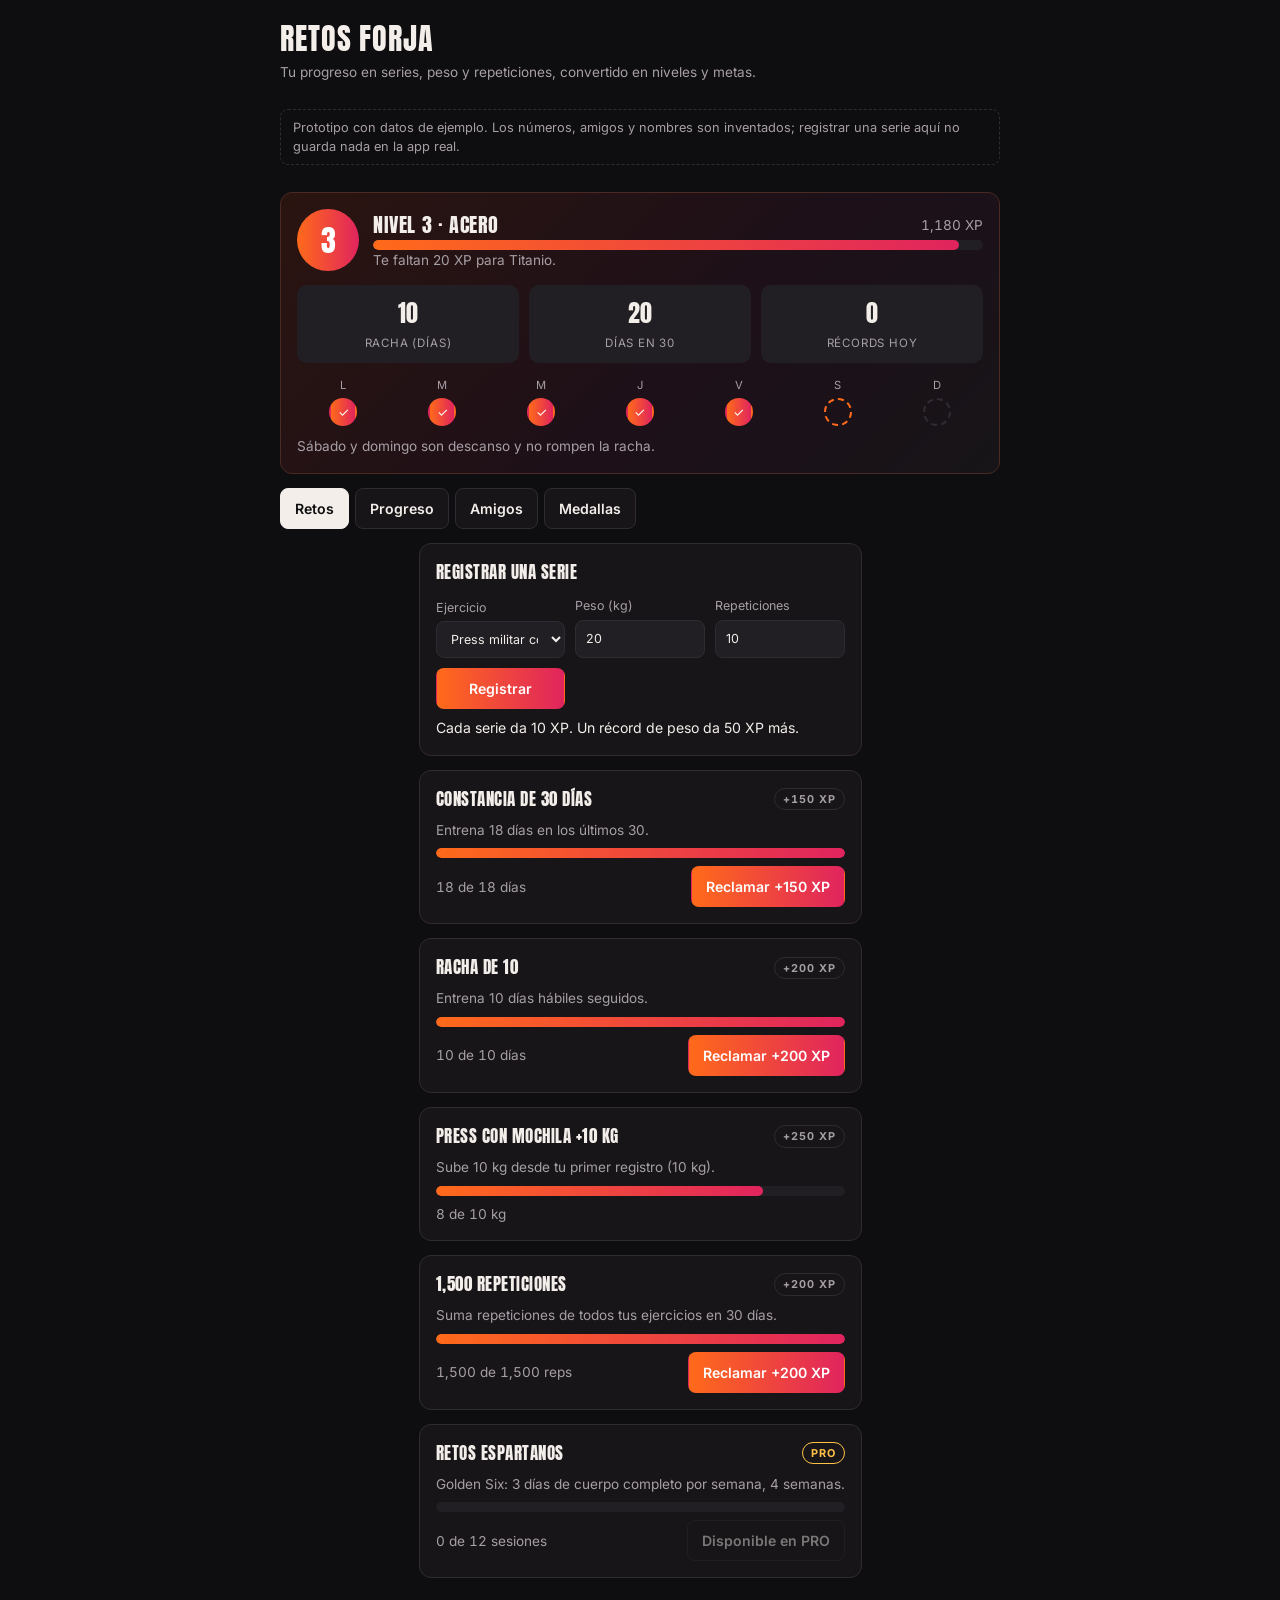
<file: forja-retos-medallas.html>
<!doctype html>
<html lang="es"><head><meta charset="utf-8"><meta name="viewport" content="width=device-width,initial-scale=1">
<title>FORJA Retos</title>
<meta name="claude:viewport-fit-sides" content="cover">
<link rel="stylesheet" href="https://fonts.googleapis.com/css2?family=Anton&family=Inter:wght@400;500;600;700&display=swap">
<style>
/* Layout: tarjeta de nivel arriba (XP, racha, semana), pestañas, y una columna de tarjetas. Estética FORJA: obsidiana con degradado naranja a magenta. */
:root{
  color-scheme:dark;
  --bg:#0e0d0f; --surface:#171518; --raise:#221f24; --fg:#f3eeea; --muted:#a79fa6; --line:#302b32;
  --fire:#ff6a1a; --mag:#e0245e; --gold:#ffc247; --good:#3ecf8e; --grad:linear-gradient(90deg,#ff6a1a,#e0245e);
  --font-d:"Anton","Impact",sans-serif; --font-b:"Inter",system-ui,sans-serif;
}
*{box-sizing:border-box}
body{background:var(--bg);color:var(--fg);font:15px/1.5 var(--font-b);margin:0;padding-block:16px 48px;padding-left:max(16px,env(safe-area-inset-left,0px));padding-right:max(16px,env(safe-area-inset-right,0px))}
.wrap{max-width:720px;margin:0 auto;display:flex;flex-direction:column;gap:14px}
h1,h2,h3{font-family:var(--font-d);font-weight:400;letter-spacing:.03em;margin:0;text-transform:uppercase;text-wrap:balance}
h1{font-size:1.9rem}h2{font-size:1.25rem}h3{font-size:1.05rem}
.sub{color:var(--muted);font-size:.85rem;margin:0}
.demo{border:1px dashed var(--line);border-radius:8px;padding:8px 12px;color:var(--muted);font-size:.8rem}
.card{background:var(--surface);border:1px solid var(--line);border-radius:12px;padding:16px;min-width:0}
.hero{background:linear-gradient(135deg,#2a1410,#1d1019 60%,#171518);border-color:#4a2a22}
.row{display:flex;gap:10px;flex-wrap:wrap;align-items:center}
.between{justify-content:space-between}
.lvl{display:flex;gap:14px;align-items:center}
.badge{width:62px;height:62px;border-radius:50%;background:var(--grad);display:flex;align-items:center;justify-content:center;font:400 1.9rem var(--font-d);color:#fff;flex:none}
.bar{height:10px;border-radius:99px;background:var(--raise);overflow:hidden}
.bar>i{display:block;height:100%;background:var(--grad);border-radius:99px;transition:width .4s}
@media(prefers-reduced-motion:reduce){.bar>i{transition:none}}
.grow{flex:1;min-width:0}
.stats{display:grid;grid-template-columns:repeat(3,minmax(0,1fr));gap:10px;margin-top:14px}
.stat{background:var(--raise);border-radius:10px;padding:10px;text-align:center}
.stat b{display:block;font:400 1.5rem var(--font-d);font-variant-numeric:tabular-nums}
.stat span{font-size:.72rem;color:var(--muted);text-transform:uppercase;letter-spacing:.07em}
.week{display:grid;grid-template-columns:repeat(7,minmax(0,1fr));gap:6px;margin-top:14px}
.day{text-align:center;font-size:.7rem;color:var(--muted)}
.dot{margin:4px auto 0;width:28px;height:28px;border-radius:50%;border:2px solid var(--line);display:flex;align-items:center;justify-content:center;font-size:.8rem}
.dot.on{background:var(--grad);border-color:transparent;color:#fff}
.dot.rest{border-style:dashed}
.dot.today{border-color:var(--fire)}
nav{display:flex;gap:6px;flex-wrap:wrap}
button,select,input{font:inherit}
nav button,.btn{border:1px solid var(--line);background:var(--surface);color:var(--fg);padding:9px 14px;border-radius:8px;cursor:pointer;font-weight:600;font-size:.88rem}
nav button[aria-pressed="true"]{background:var(--fg);color:var(--bg);border-color:var(--fg)}
.btn.pri{background:var(--grad);border-color:transparent;color:#fff}
.btn:disabled{opacity:.45;cursor:not-allowed}
button:focus-visible,input:focus-visible,select:focus-visible{outline:2px solid var(--fire);outline-offset:2px}
label{display:flex;flex-direction:column;gap:4px;font-size:.78rem;color:var(--muted);min-width:0}
select,input[type=number]{background:var(--raise);color:var(--fg);border:1px solid var(--line);border-radius:8px;padding:9px 10px;min-width:0;max-width:100%}
.form{display:grid;grid-template-columns:repeat(auto-fit,minmax(110px,1fr));gap:10px;align-items:end}
.msg{min-height:1.3em;font-size:.88rem;margin:8px 0 0}
.msg.ok{color:var(--good)}.msg.pr{color:var(--gold);font-weight:700}.msg.err{color:#ff7b7b}
.reto{display:flex;flex-direction:column;gap:8px}
.pill{font-size:.68rem;font-weight:700;letter-spacing:.08em;text-transform:uppercase;padding:2px 8px;border-radius:99px;border:1px solid var(--line);color:var(--muted)}
.pill.pro{color:var(--gold);border-color:var(--gold)}
.pill.done{color:var(--good);border-color:var(--good)}
.num{font-variant-numeric:tabular-nums}
.chart{width:100%;height:auto;display:block}
.chart text{fill:var(--muted);font:11px var(--font-b)}
.list{list-style:none;margin:0;padding:0;display:flex;flex-direction:column}
.list li{display:flex;gap:10px;align-items:center;padding:10px 0;border-bottom:1px solid var(--line)}
.list li:last-child{border-bottom:0}
.rank{font:400 1.2rem var(--font-d);width:24px;color:var(--muted)}
.me{background:rgba(255,106,26,.08);border-radius:8px;padding-inline:8px!important}
.medals{display:grid;grid-template-columns:repeat(auto-fill,minmax(140px,1fr));gap:12px}
.medal{background:var(--raise);border:1px solid var(--line);border-radius:14px;padding:14px 8px 12px;text-align:center;min-width:0;display:flex;flex-direction:column;align-items:center;gap:2px}
.medal .mbox{width:92px;max-width:100%}
.medal svg{width:100%;height:auto;display:block}
.medal.on .mbox{filter:drop-shadow(0 6px 10px rgba(255,106,26,.28))}
.medal.on.t-oro{border-color:#6a4a12}.medal.on.t-plata{border-color:#4b5262}.medal.on.t-bronce{border-color:#6a3a1c}.medal.on.t-obsidiana{border-color:#6a4a12;background:linear-gradient(160deg,#2a2230,#171518)}
.medal b{display:block;font:400 .98rem var(--font-d);letter-spacing:.04em;text-transform:uppercase;margin-top:6px}
.medal span{font-size:.74rem;color:var(--muted)}
.medal.off b{color:var(--muted)}
.check{flex-direction:row;align-items:center;gap:8px;color:var(--fg);font-size:.88rem}
</style>

</head><body>
<div class="wrap">
  <header>
    <h1>Retos FORJA</h1>
    <p class="sub">Tu progreso en series, peso y repeticiones, convertido en niveles y metas.</p>
  </header>
  <p class="demo">Prototipo con datos de ejemplo. Los números, amigos y nombres son inventados; registrar una serie aquí no guarda nada en la app real.</p>
  <section class="card hero" id="hero" aria-label="Tu nivel"></section>
  <nav id="tabs" aria-label="Secciones"></nav>
  <main id="main" class="wrap" style="padding:0"></main>
</div>

<script>
(function(){
"use strict";
var NIVELES=[[0,"Hierro"],[300,"Bronce"],[700,"Acero"],[1200,"Titanio"],[1800,"Obsidiana"],[2600,"Espartano"],[3600,"Titán"]];
var EJ=[["press","Press militar con mochila"],["flex","Flexiones lastradas"],["remo","Remo con mochila"],["hom","Laterales con botellas"],["curl","Curl martillo con mochila"],["sent","Sentadilla con mochila"],["abs","Crunch lastrado"]];
var GRUPO={press:"pecho",flex:"pecho",remo:"espalda",hom:"hombro",curl:"brazo",sent:"pierna",abs:"abs"};
var GNOM={pecho:"Pecho",espalda:"Espalda",hombro:"Hombro",brazo:"Brazo",pierna:"Pierna",abs:"Abdomen"};
var UMBRAL=[[30,"oro"],[15,"plata"],[5,"bronce"]];
var hoy=new Date();hoy.setHours(12,0,0,0);
function key(off){var d=new Date(hoy);d.setDate(d.getDate()+off);return d.getFullYear()+"-"+String(d.getMonth()+1).padStart(2,"0")+"-"+String(d.getDate()).padStart(2,"0")}
function dow(off){var d=new Date(hoy);d.setDate(d.getDate()+off);return d.getDay()} // 0 dom
function esFin(off){var w=dow(off);return w===0||w===6}

/* ---------- datos de ejemplo ---------- */
var S={tab:"retos",xp:1180,sesiones:{},entreno:{},reclamados:{},series:0,prs:0,visible:true,ej:"press",msg:null};
S.sesiones={
  press:[[-33,10,12],[-29,10,14],[-26,12,10],[-22,12,12],[-19,12,14],[-15,14,10],[-12,14,12],[-8,16,10],[-5,16,12],[-2,18,10]],
  flex:[[-32,5,15],[-28,5,18],[-25,5,20],[-21,7,15],[-18,7,17],[-14,7,20],[-11,10,12],[-7,10,14],[-4,10,16],[-1,10,18]],
  sent:[[-31,15,15],[-27,15,18],[-24,18,15],[-20,18,18],[-17,20,15],[-13,20,17],[-10,22,15],[-6,22,17],[-3,25,12],[-1,25,14]],
  remo:[[-30,8,12],[-26,8,14],[-22,10,12],[-18,10,14],[-14,12,12],[-10,12,14],[-6,14,10],[-2,14,12]],
  hom:[[-29,2,15],[-25,2,18],[-21,3,15],[-17,3,18],[-13,4,15],[-9,4,17],[-5,5,15],[-1,5,16]],
  abs:[[-28,0,20],[-23,0,25],[-18,3,15],[-13,3,18],[-8,5,15],[-3,5,18]],
  curl:[[-30,6,12],[-26,6,14],[-23,8,10],[-19,8,12],[-16,8,14],[-12,10,10],[-9,10,12],[-5,10,14],[-2,12,10],[-1,12,11]]
};
var hueco=-13;while(esFin(hueco))hueco--;
for(var i=-34;i<=-1;i++){if(!esFin(i)&&i!==hueco)S.entreno[key(i)]=true}
S.grupos={pecho:14,espalda:11,hombro:8,brazo:12,pierna:17,abs:4};S.hoyG={};
var AMIGOS=[["Amigo de ejemplo 1",1640,11,5],["Amigo de ejemplo 2",1390,6,4],["Amigo de ejemplo 3",980,3,3],["Amigo de ejemplo 4",610,2,2]];

/* ---------- cálculos ---------- */
function nivel(){var n=0;for(var i=0;i<NIVELES.length;i++)if(S.xp>=NIVELES[i][0])n=i;var sig=NIVELES[n+1];return {n:n,nombre:NIVELES[n][1],desde:NIVELES[n][0],hasta:sig?sig[0]:null,sigNombre:sig?sig[1]:null}}
function racha(){var c=0;for(var o=0;o>-60;o--){var k=key(o);if(esFin(o))continue;if(S.entreno[k]){c++}else if(o===0){continue}else break}return c}
function mejor(id){var m=0;S.sesiones[id].forEach(function(s){if(s[1]>m)m=s[1]});return m}
function dias30(){var c=0;for(var o=0;o>-30;o--)if(S.entreno[key(o)])c++;return c}
function reps30(){var t=0;EJ.forEach(function(e){S.sesiones[e[0]].forEach(function(s){if(s[0]>-30)t+=s[2]*3})});return t}
function retos(){
  var press0=S.sesiones.press[0][1],mp=mejor("press");
  return [
    {id:"const",t:"Constancia de 30 días",d:"Entrena 18 días en los últimos 30.",v:dias30(),m:18,u:"días",xp:150},
    {id:"racha",t:"Racha de 10",d:"Entrena 10 días hábiles seguidos.",v:racha(),m:10,u:"días",xp:200},
    {id:"press",t:"Press con mochila +10 kg",d:"Sube 10 kg desde tu primer registro ("+press0+" kg).",v:mp-press0,m:10,u:"kg",xp:250},
    {id:"reps",t:"1,500 repeticiones",d:"Suma repeticiones de todos tus ejercicios en 30 días.",v:reps30(),m:1500,u:"reps",xp:200},
    {id:"esp",t:"Retos espartanos",d:"Golden Six: 3 días de cuerpo completo por semana, 4 semanas.",v:0,m:12,u:"sesiones",xp:500,pro:true}
  ];
}

/* ---------- utilidades DOM ---------- */
function h(tag,p,kids){var e=document.createElement(tag);for(var k in p||{}){if(k==="text")e.textContent=p[k];else if(k==="class")e.className=p[k];else if(k.slice(0,2)==="on")e.addEventListener(k.slice(2),p[k]);else if(p[k]!==false&&p[k]!=null)e.setAttribute(k,p[k]===true?"":p[k])}(kids||[]).forEach(function(c){if(c==null)return;e.appendChild(typeof c==="string"?document.createTextNode(c):c)});return e}
var NS="http://www.w3.org/2000/svg";
function sv(tag,a,txt){var e=document.createElementNS(NS,tag);for(var k in a||{})e.setAttribute(k,a[k]);if(txt!=null)e.textContent=txt;return e}
function bar(v,m,label){var pct=Math.max(0,Math.min(100,m?v/m*100:0));var b=h("div",{class:"bar",role:"progressbar","aria-label":label,"aria-valuemin":"0","aria-valuemax":String(m),"aria-valuenow":String(Math.max(0,Math.min(v,m)))});var i=h("i");i.style.width=pct+"%";b.appendChild(i);return b}
function fmt(n){return Number(n).toLocaleString("es-MX")}

/* ---------- cabecera ---------- */
function pintarHero(){
  var L=nivel(),r=racha(),hero=document.getElementById("hero");hero.textContent="";
  var falta=L.hasta?L.hasta-S.xp:0;
  hero.appendChild(h("div",{class:"lvl"},[
    h("div",{class:"badge","aria-hidden":"true",text:String(L.n+1)}),
    h("div",{class:"grow"},[
      h("div",{class:"row between"},[h("h2",{text:"Nivel "+(L.n+1)+" · "+L.nombre}),h("span",{class:"num sub",text:fmt(S.xp)+" XP"})]),
      L.hasta?bar(S.xp-L.desde,L.hasta-L.desde,"Avance al siguiente nivel"):bar(1,1,"Nivel máximo"),
      h("p",{class:"sub",text:L.hasta?"Te faltan "+fmt(falta)+" XP para "+L.sigNombre+".":"Llegaste al nivel máximo."})
    ])
  ]));
  hero.appendChild(h("div",{class:"stats"},[
    h("div",{class:"stat"},[h("b",{text:String(r)}),h("span",{text:"Racha (días)"})]),
    h("div",{class:"stat"},[h("b",{text:String(dias30())}),h("span",{text:"Días en 30"})]),
    h("div",{class:"stat"},[h("b",{text:String(S.prs)}),h("span",{text:"Récords hoy"})])
  ]));
  var ini=-((hoy.getDay()+6)%7),nom=["L","M","M","J","V","S","D"],w=h("div",{class:"week","aria-label":"Esta semana"});
  for(var i=0;i<7;i++){
    var o=ini+i,k=key(o),on=S.entreno[k],c="dot"+(on?" on":"")+(esFin(o)&&!on?" rest":"")+(o===0?" today":"");
    w.appendChild(h("div",{class:"day"},[nom[i],h("div",{class:c,text:on?"✓":""})]));
  }
  hero.appendChild(w);
  hero.appendChild(h("p",{class:"sub",style:"margin-top:10px",text:"Sábado y domingo son descanso y no rompen la racha."}));
}

/* ---------- registro de serie ---------- */
function registrar(){
  var id=document.getElementById("f-ej").value,w=Number(document.getElementById("f-w").value),r=Number(document.getElementById("f-r").value);
  if(!(w>=0&&w<=300)||!(r>=1&&r<=100)||!Number.isFinite(w)||!Number.isFinite(r)){S.msg=["err","Peso entre 0 y 300 kg y repeticiones entre 1 y 100."];return pintar()}
  S.ej=id;var prev=mejor(id),pr=w>prev,ganado=10,L0=nivel().n;
  var ses=S.sesiones[id],ult=ses[ses.length-1];
  if(ult&&ult[0]===0){if(w>ult[1]||(w===ult[1]&&r>ult[2])){ult[1]=w;ult[2]=r}}else ses.push([0,w,r]);
  if(!S.entreno[key(0)]){S.entreno[key(0)]=true;ganado+=100}
  S.series++;
  var g=GRUPO[id],tg0=tierG(g),tgTxt="";
  if(!S.hoyG[g]){S.hoyG[g]=true;S.grupos[g]++;var tg1=tierG(g);if(tg1&&tg1!==tg0)tgTxt=" Medalla de "+GNOM[g]+": "+TIER[tg1][3]+"."}
  if(pr){ganado+=50;S.prs++}
  S.xp+=ganado;
  var L1=nivel();
  var t="Serie registrada: "+w+" kg × "+r+". +"+ganado+" XP.";
  if(pr)t="¡Récord personal en "+nombreEj(id)+": "+w+" kg! +"+ganado+" XP.";
  if(L1.n>L0)t+=" Subiste a "+L1.nombre+".";
  S.msg=[pr?"pr":"ok",t+tgTxt];pintar();
}
function tierG(g){var n=S.grupos[g];for(var i=0;i<UMBRAL.length;i++)if(n>=UMBRAL[i][0])return UMBRAL[i][1];return null}
function nombreEj(id){return EJ.filter(function(e){return e[0]===id})[0][1]}

/* ---------- vistas ---------- */
function vistaRetos(){
  var form=h("section",{class:"card"},[
    h("h3",{text:"Registrar una serie"}),
    h("div",{class:"form",style:"margin-top:12px"},[
      h("label",null,["Ejercicio",h("select",{id:"f-ej"},EJ.map(function(e){var o=h("option",{value:e[0],text:e[1]});if(e[0]===S.ej)o.selected=true;return o}))]),
      h("label",null,["Peso (kg)",h("input",{id:"f-w",type:"number",min:"0",max:"300",step:"0.5",inputmode:"decimal",value:"20"})]),
      h("label",null,["Repeticiones",h("input",{id:"f-r",type:"number",min:"1",max:"100",inputmode:"numeric",value:"10"})]),
      h("button",{class:"btn pri",text:"Registrar",onclick:registrar})
    ]),
    h("p",{class:"msg "+(S.msg?S.msg[0]:""),role:"status",text:S.msg?S.msg[1]:"Cada serie da 10 XP. Un récord de peso da 50 XP más."})
  ]);
  var lista=retos().map(function(r){
    var hecho=r.v>=r.m,rec=S.reclamados[r.id];
    var acc=null;
    if(r.pro)acc=h("button",{class:"btn",text:"Disponible en PRO",disabled:true});
    else if(hecho&&!rec)acc=h("button",{class:"btn pri",text:"Reclamar +"+r.xp+" XP",onclick:function(){S.reclamados[r.id]=true;S.xp+=r.xp;S.msg=["ok","Reto cumplido: "+r.t+". +"+r.xp+" XP."];pintar()}});
    return h("article",{class:"card reto"},[
      h("div",{class:"row between"},[h("h3",{text:r.t}),r.pro?h("span",{class:"pill pro",text:"PRO"}):(rec?h("span",{class:"pill done",text:"Cumplido"}):h("span",{class:"pill num",text:"+"+r.xp+" XP"}))]),
      h("p",{class:"sub",text:r.d}),
      bar(r.v,r.m,r.t),
      h("div",{class:"row between"},[h("span",{class:"num sub",text:fmt(Math.max(0,Math.min(r.v,r.m)))+" de "+fmt(r.m)+" "+r.u}),acc])
    ]);
  });
  return h("div",{class:"wrap",style:"padding:0"},[form].concat(lista));
}

function grafica(id){
  var d=S.sesiones[id],W=320,H=190,pl=34,pr=10,pt=26,pb=56;
  var ws=d.map(function(s){return s[1]}),mn=Math.min.apply(null,ws),mx=Math.max.apply(null,ws);
  var lo=Math.max(0,Math.floor(mn*0.85)),hi=Math.ceil(mx*1.1);if(hi===lo)hi=lo+1;
  var mr=Math.max.apply(null,d.map(function(s){return s[2]}));
  var x=function(i){return pl+(d.length===1?(W-pl-pr)/2:i*(W-pl-pr)/(d.length-1))};
  var y=function(v){return pt+(hi-v)/(hi-lo)*(H-pt-pb)};
  var s=sv("svg",{viewBox:"0 0 "+W+" "+H,class:"chart",role:"img","aria-label":"Peso por sesión de "+nombreEj(id)});
  [0,.5,1].forEach(function(f){var v=lo+(hi-lo)*f,yy=y(v);s.appendChild(sv("line",{x1:pl,x2:W-pr,y1:yy,y2:yy,stroke:"#302b32","stroke-width":1}));s.appendChild(sv("text",{x:pl-6,y:yy+4,"text-anchor":"end"},String(Math.round(v))))});
  s.appendChild(sv("text",{x:pl-6,y:10,"text-anchor":"end"},"kg"));
  var pts=d.map(function(q,i){return x(i)+","+y(q[1])}).join(" ");
  s.appendChild(sv("polyline",{points:pts,fill:"none",stroke:"#ff6a1a","stroke-width":2.5,"stroke-linejoin":"round"}));
  var rec=0;
  d.forEach(function(q,i){
    var esPR=q[1]>rec;if(esPR)rec=q[1];
    s.appendChild(sv("circle",{cx:x(i),cy:y(q[1]),r:esPR?5:3.5,fill:esPR?"#ffc247":"#ff6a1a",stroke:"#0e0d0f","stroke-width":1.5}));
    var bh=q[2]/mr*28;
    s.appendChild(sv("rect",{x:x(i)-4,y:H-pb+22+(28-bh),width:8,height:bh,rx:2,fill:"#e0245e",opacity:.85}));
  });
  s.appendChild(sv("text",{x:pl-6,y:H-pb+40,"text-anchor":"end"},"reps"));
  s.appendChild(sv("text",{x:x(0),y:H-pb+14,"text-anchor":"start"},"hace "+Math.abs(d[0][0])+" días"));
  s.appendChild(sv("text",{x:x(d.length-1),y:H-pb+14,"text-anchor":"end"},d[d.length-1][0]===0?"hoy":"hace "+Math.abs(d[d.length-1][0])+" d"));
  return s;
}
function vistaProgreso(){
  var sel=h("select",{id:"p-ej","aria-label":"Ejercicio",onchange:function(e){S.ej=e.target.value;pintar()}},EJ.map(function(e){var o=h("option",{value:e[0],text:e[1]});if(e[0]===S.ej)o.selected=true;return o}));
  var d=S.sesiones[S.ej],u=d[d.length-1],p=d[0];
  var cambio=u[1]-p[1];
  var tabla=d.slice().reverse().slice(0,6).map(function(q){return h("li",null,[h("span",{class:"grow num",text:q[0]===0?"Hoy":"Hace "+Math.abs(q[0])+" días"}),h("b",{class:"num",text:q[1]+" kg × "+q[2]})])});
  return h("div",{class:"wrap",style:"padding:0"},[
    h("section",{class:"card"},[h("div",{class:"row between"},[h("h3",{text:"Mi progreso"}),sel]),
      h("div",{class:"stats"},[
        h("div",{class:"stat"},[h("b",{text:mejor(S.ej)+" kg"}),h("span",{text:"Mejor peso"})]),
        h("div",{class:"stat"},[h("b",{text:(cambio>=0?"+":"")+cambio+" kg"}),h("span",{text:"Desde el inicio"})]),
        h("div",{class:"stat"},[h("b",{text:String(d.length)}),h("span",{text:"Sesiones"})])]),
      h("div",{style:"margin-top:14px"},[grafica(S.ej)]),
      h("p",{class:"sub",text:"Línea naranja: peso máximo de cada sesión. Punto dorado: récord personal. Barras magenta: repeticiones."})]),
    h("section",{class:"card"},[h("h3",{text:"Últimas sesiones"}),h("ul",{class:"list",style:"margin-top:8px"},tabla)])
  ]);
}

function vistaAmigos(){
  var yo=["Tú",S.xp,racha(),dias30()>0?Math.min(5,dias30()):0];
  var todos=AMIGOS.map(function(a){return {n:a[0],xp:a[1],r:a[2],s:a[3],yo:false}}).concat([{n:S.visible?"Tú":"Tú (oculto para tus amigos)",xp:yo[1],r:yo[2],s:yo[3],yo:true}]).sort(function(a,b){return b.xp-a.xp});
  var filas=todos.map(function(a,i){return h("li",{class:a.yo?"me":""},[h("span",{class:"rank",text:String(i+1)}),h("div",{class:"grow"},[h("b",{text:a.n}),h("div",{class:"sub",text:"Racha "+a.r+" días · "+a.s+" entrenamientos esta semana"})]),h("b",{class:"num",text:fmt(a.xp)+" XP"})])});
  var msg=h("p",{class:"msg",role:"status"});
  var url="https://christianrojasgerenter9-byte.github.io/forja/";
  var cb=h("input",{type:"checkbox",id:"vis"});cb.checked=S.visible;cb.addEventListener("change",function(){S.visible=cb.checked;pintar()});
  return h("div",{class:"wrap",style:"padding:0"},[
    h("section",{class:"card"},[h("h3",{text:"Liga de amigos"}),h("ul",{class:"list",style:"margin-top:8px"},filas),
      h("label",{class:"check",for:"vis",style:"margin-top:12px"},[cb,"Mostrar mi nivel y mi racha a mis amigos. Nunca se comparten fotos ni medidas corporales."])]),
    h("section",{class:"card"},[h("h3",{text:"Invita y gana"}),h("p",{class:"sub",text:"Por cada amigo que entre con tu invitación ganas 10 días de PRO."}),
      h("div",{class:"row",style:"margin-top:10px"},[h("button",{class:"btn pri",text:"Copiar invitación",onclick:function(){
        var t="Entrena conmigo en FORJA: "+url;
        var ok=function(){msg.className="msg ok";msg.textContent="Invitación copiada."};
        var no=function(){msg.className="msg";msg.textContent="Copia este texto: "+t};
        if(navigator.clipboard&&navigator.clipboard.writeText)navigator.clipboard.writeText(t).then(ok,no);else no();
      }})]),msg])
  ]);
}

var TIER={
  bronce:["#ffbf8a","#c8662d","#6e2f0e","Bronce","#2b1105"],
  plata:["#f4f6fa","#a9b3c2","#566073","Plata","#1b2230"],
  oro:["#ffe69a","#ffc247","#a8680c","Oro","#2e1c02"],
  obsidiana:["#6b5a72","#2c2432","#0e0d0f","Obsidiana","#ffc247"]
};
var GLIFO={
  yunque:'<path d="M30 58h34c8 0 8 6 6 8-3 3-8 3-12 3l-3 4v5h8v4H35v-4h8v-5l-3-4c-6 0-9-3-10-7z"/>',
  llama:'<path d="M50 47c3 9 13 13 13 25a13 13 0 0 1-26 0c0-7 4-10 7-16 2 4 5 5 7 2 0-4-3-7-1-11z"/><path d="M50 70c2 4 6 6 6 10a6 6 0 0 1-12 0c0-3 3-5 6-10z" fill-opacity=".45" style="fill:#fff"/>',
  rayo:'<path d="M56 48L36 72h12l-5 18 22-26H52z"/>',
  grados:'<path d="M34 64l16-11 16 11v7L50 60 34 71z"/><path d="M34 77l16-11 16 11v7L50 73 34 84z"/>',
  escudo:'<path d="M50 50l17 6v12c0 11-7 17-17 21-10-4-17-10-17-21V56z"/><path d="M41 69l7 7 12-14" fill="none" stroke-width="4.5" stroke-linecap="round" stroke-linejoin="round" style="stroke:#fff;stroke-opacity:.9"/>',
  pesa:'<rect x="29" y="55" width="7" height="22" rx="2"/><rect x="38" y="59" width="5" height="14" rx="1.5"/><rect x="43" y="64" width="14" height="4" rx="1.5"/><rect x="57" y="59" width="5" height="14" rx="1.5"/><rect x="64" y="55" width="7" height="22" rx="2"/><path d="M50 50l-6 7h12z"/>',
  pecho:'<path d="M31 58c0-5 9-7 18-3v24c-9 4-18 2-18-4z"/><path d="M69 58c0-5-9-7-18-3v24c9 4 18 2 18-4z"/>',
  espalda:'<path d="M29 54l21 7 21-7-4 24-17 9-17-9z"/><path d="M50 61v26" stroke-width="2.5" style="stroke:#0e0d0f;stroke-opacity:.45"/>',
  hombro:'<path d="M27 84c0-19 10-31 23-31s23 12 23 31z"/><path d="M36 76c2-9 7-14 14-14" fill="none" stroke-width="3" stroke-linecap="round" style="stroke:#fff;stroke-opacity:.5"/>',
  brazo:'<rect x="32" y="53" width="36" height="29" rx="9"/><rect x="38" y="82" width="24" height="8" rx="2"/><path d="M41 54v13M50 54v13M59 54v13" fill="none" stroke-width="2.2" stroke-linecap="round" style="stroke:#0e0d0f;stroke-opacity:.45"/><path d="M36 74c4 3 10 4 16 3" fill="none" stroke-width="2.5" stroke-linecap="round" style="stroke:#fff;stroke-opacity:.4"/>',
  pierna:'<path d="M37 50h26l-3 25 3 15H55l-5-13-5 13h-8l3-15z"/><path d="M50 52v18" stroke-width="2" style="stroke:#0e0d0f;stroke-opacity:.4"/>',
  abs:'<rect x="36" y="52" width="12" height="10" rx="3"/><rect x="52" y="52" width="12" height="10" rx="3"/><rect x="36" y="65" width="12" height="10" rx="3"/><rect x="52" y="65" width="12" height="10" rx="3"/><rect x="37" y="78" width="11" height="10" rx="3"/><rect x="52" y="78" width="11" height="10" rx="3"/>',
  casco:'<path d="M34 80V68c0-9 7-16 16-16s16 7 16 16v12h-8l-2-8h-12l-2 8z"/><path d="M40 51c3-9 17-9 20 0-6-3-14-3-20 0z" style="fill:#e0245e"/><rect x="41" y="64" width="18" height="3.5" rx="1" style="fill:#0e0d0f"/>'
};
var MEDALLAS=[
  {id:"serie",t:"Primera serie",d:"Registra una serie",g:"yunque",tier:"bronce",forma:"circ",ok:function(){return S.series>0}},
  {id:"r3",t:"Racha de 3",d:"3 días hábiles seguidos",g:"llama",tier:"bronce",forma:"hex",ok:function(){return racha()>=3}},
  {id:"r7",t:"Racha de 7",d:"7 días hábiles seguidos",g:"llama",tier:"plata",forma:"hex",ok:function(){return racha()>=7}},
  {id:"pr",t:"Primer récord",d:"Rompe tu mejor peso",g:"rayo",tier:"oro",forma:"circ",ok:function(){return S.prs>0}},
  {id:"ti",t:"Titanio",d:"Llega al nivel 4",g:"grados",tier:"plata",forma:"escu",ok:function(){return nivel().n>=3}},
  {id:"con",t:"Constante",d:"18 días en 30",g:"escudo",tier:"plata",forma:"escu",ok:function(){return dias30()>=18}},
  {id:"p10",t:"Press +10",d:"Sube 10 kg en press",g:"pesa",tier:"oro",forma:"hex",ok:function(){return mejor("press")-S.sesiones.press[0][1]>=10}},
  {id:"esp",t:"Espartano",d:"Llega al nivel 6",g:"casco",tier:"obsidiana",forma:"escu",ok:function(){return nivel().n>=5}}
];
var mid=0;
function medalla(m){
  var tr=m.dyn?m.dyn():m.tier,on=m.dyn?tr!==null:m.ok(),T=TIER[tr||"bronce"],id="m"+(++mid);
  var forma={circ:'<circle cx="50" cy="66" r="35"/>',hex:'<path d="M50 29l31 18v38L50 103 19 85V47z"/>',escu:'<path d="M50 29l33 11v26c0 20-14 33-33 40-19-7-33-20-33-40V40z"/>'}[m.forma];
  var inner={circ:'<circle cx="50" cy="66" r="29"/>',hex:'<path d="M50 36l25 14.5v31L50 96 25 81.5v-31z"/>',escu:'<path d="M50 36l27 9v21c0 16-11 27-27 33-16-6-27-17-27-33V45z"/>'}[m.forma];
  var c1=on?T[0]:"#3a343d",c2=on?T[1]:"#2a252d",c3=on?T[2]:"#1f1b22",gl=on?T[4]:"#5a535c";
  var rib=on?"#e0245e":"#3a343d";
  var svg='<svg viewBox="0 0 100 112" aria-hidden="true">'+
   '<defs><linearGradient id="'+id+'a" x1="0" y1="0" x2="1" y2="1"><stop offset="0" stop-color="'+c1+'"/><stop offset=".55" stop-color="'+c2+'"/><stop offset="1" stop-color="'+c3+'"/></linearGradient>'+
   '<linearGradient id="'+id+'b" x1="1" y1="0" x2="0" y2="1"><stop offset="0" stop-color="'+c3+'"/><stop offset="1" stop-color="'+c2+'"/></linearGradient>'+
   '<linearGradient id="'+id+'r" x1="0" y1="0" x2="0" y2="1"><stop offset="0" stop-color="'+(on?"#ff6a1a":"#4a444c")+'"/><stop offset="1" stop-color="'+rib+'"/></linearGradient>'+
   '<linearGradient id="'+id+'s" x1="0" y1="0" x2="1" y2="1"><stop offset="0" stop-color="#fff" stop-opacity=".5"/><stop offset=".45" stop-color="#fff" stop-opacity="0"/></linearGradient></defs>'+
   '<path d="M27 2h19l13 40H40z" fill="url(#'+id+'r)"/><path d="M73 2H54L41 42h19z" fill="url(#'+id+'r)" opacity=".85"/>'+
   '<g fill="url(#'+id+'a)" stroke="'+(on?T[0]:"#4a444c")+'" stroke-width="2" stroke-linejoin="round">'+forma+'</g>'+
   '<g fill="url(#'+id+'b)" stroke="'+(on?T[2]:"#2a252d")+'" stroke-width="1.5" stroke-linejoin="round">'+inner+'</g>'+
   '<g fill="'+gl+'" stroke="none">'+GLIFO[m.g]+'</g>'+
   (on?'<g fill="url(#'+id+'s)">'+forma+'</g>':'')+
   (on?'':'<g transform="translate(62 82)"><circle cx="11" cy="11" r="11" fill="#171518" stroke="#3a343d"/><rect x="6" y="10" width="10" height="8" rx="1.5" fill="#a79fa6"/><path d="M8 10V8a3 3 0 0 1 6 0v2" fill="none" stroke="#a79fa6" stroke-width="1.8"/></g>')+
   '</svg>';
  var el=h("div",{class:"medal"+(on?" on t-"+tr:" off")});
  var box=h("div",{class:"mbox"});box.innerHTML=svg; // SVG armado solo con constantes del código
  el.appendChild(box);
  el.appendChild(h("b",{text:m.t}));
  el.appendChild(h("span",{text:m.sub?m.sub():(on?T[3]+" · conseguida":m.d)}));
  return el;
}
var FORMAS={pecho:"circ",espalda:"hex",hombro:"circ",brazo:"escu",pierna:"hex",abs:"escu"};
var MEDALLAS_G=Object.keys(GNOM).map(function(g){
  return {id:"g-"+g,t:GNOM[g],g:g,forma:FORMAS[g],
    dyn:function(){return tierG(g)},
    sub:function(){
      var n=S.grupos[g],t=tierG(g),sig=null;
      for(var i=UMBRAL.length-1;i>=0;i--)if(n<UMBRAL[i][0]){sig=UMBRAL[i];break}
      var nom=t?TIER[t][3]+" · "+n+" sesiones":n+" de 5 sesiones";
      return sig&&t?nom+" · "+(sig[0]-n)+" para "+TIER[sig[1]][3]:(t?nom:nom)
    }};
});
function vistaLogros(){
  var todas=MEDALLAS.concat(MEDALLAS_G);
  var n=todas.filter(function(m){return m.dyn?m.dyn()!==null:m.ok()}).length;
  return h("div",{class:"wrap",style:"padding:0"},[
    h("section",{class:"card"},[
      h("div",{class:"row between"},[h("h3",{text:"Constancia y récords"}),h("span",{class:"pill num",text:n+" de "+todas.length+" en total"})]),
      h("p",{class:"sub",text:"Se ganan solas al entrenar y registrar. Las bloqueadas muestran qué falta."}),
      h("div",{class:"medals",style:"margin-top:14px"},MEDALLAS.map(medalla))
    ]),
    h("section",{class:"card"},[
      h("h3",{text:"Grupos musculares"}),
      h("p",{class:"sub",text:"Cada grupo sube de metal: bronce a 5 sesiones, plata a 15 y oro a 30."}),
      h("div",{class:"medals",style:"margin-top:14px"},MEDALLAS_G.map(medalla))
    ])
  ]);
}

/* ---------- render ---------- */
function pintar(){
  pintarHero();
  var tabs=[["retos","Retos"],["progreso","Progreso"],["amigos","Amigos"],["logros","Medallas"]];
  var nav=document.getElementById("tabs");nav.textContent="";
  tabs.forEach(function(t){nav.appendChild(h("button",{text:t[1],"aria-pressed":S.tab===t[0]?"true":"false",onclick:function(){S.tab=t[0];S.msg=null;pintar()}}))});
  var main=document.getElementById("main");main.textContent="";
  main.appendChild({retos:vistaRetos,progreso:vistaProgreso,amigos:vistaAmigos,logros:vistaLogros}[S.tab]());
}
pintar();
})();
</script>

</body></html>
</file>
